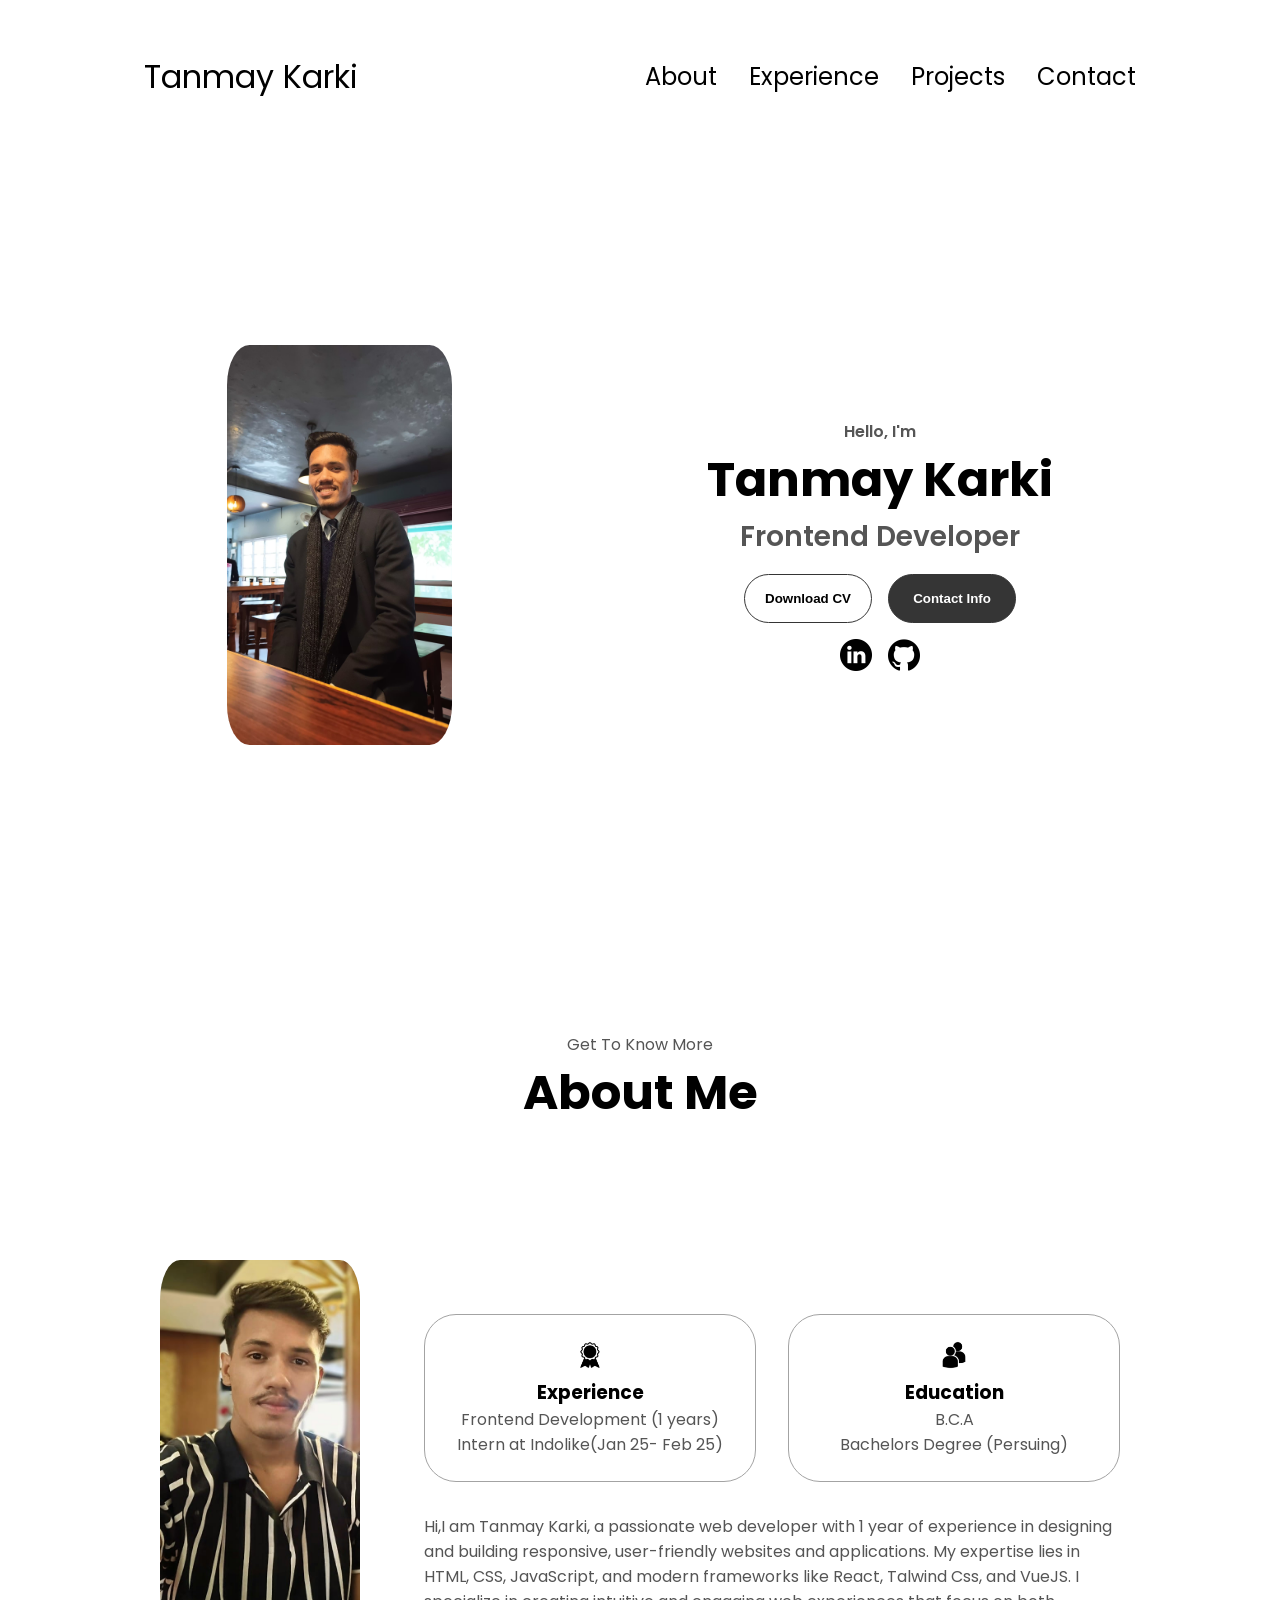
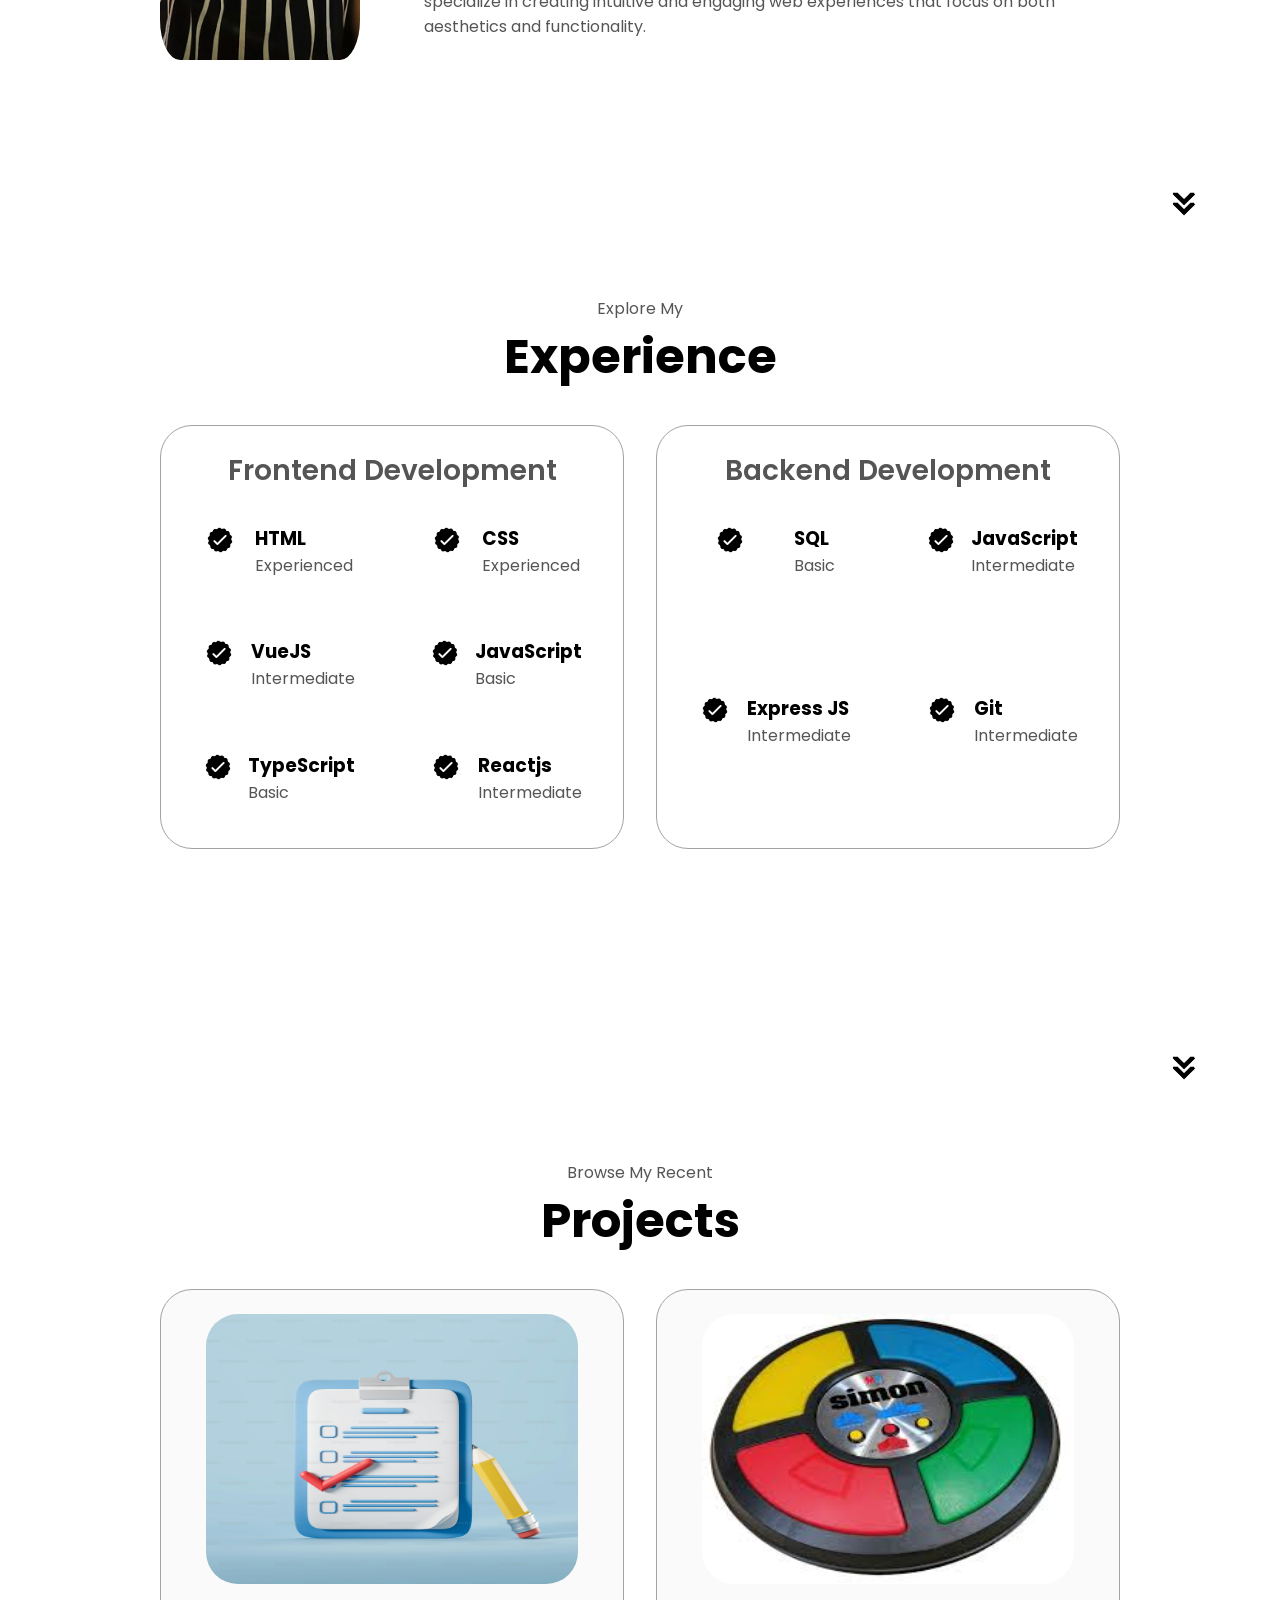
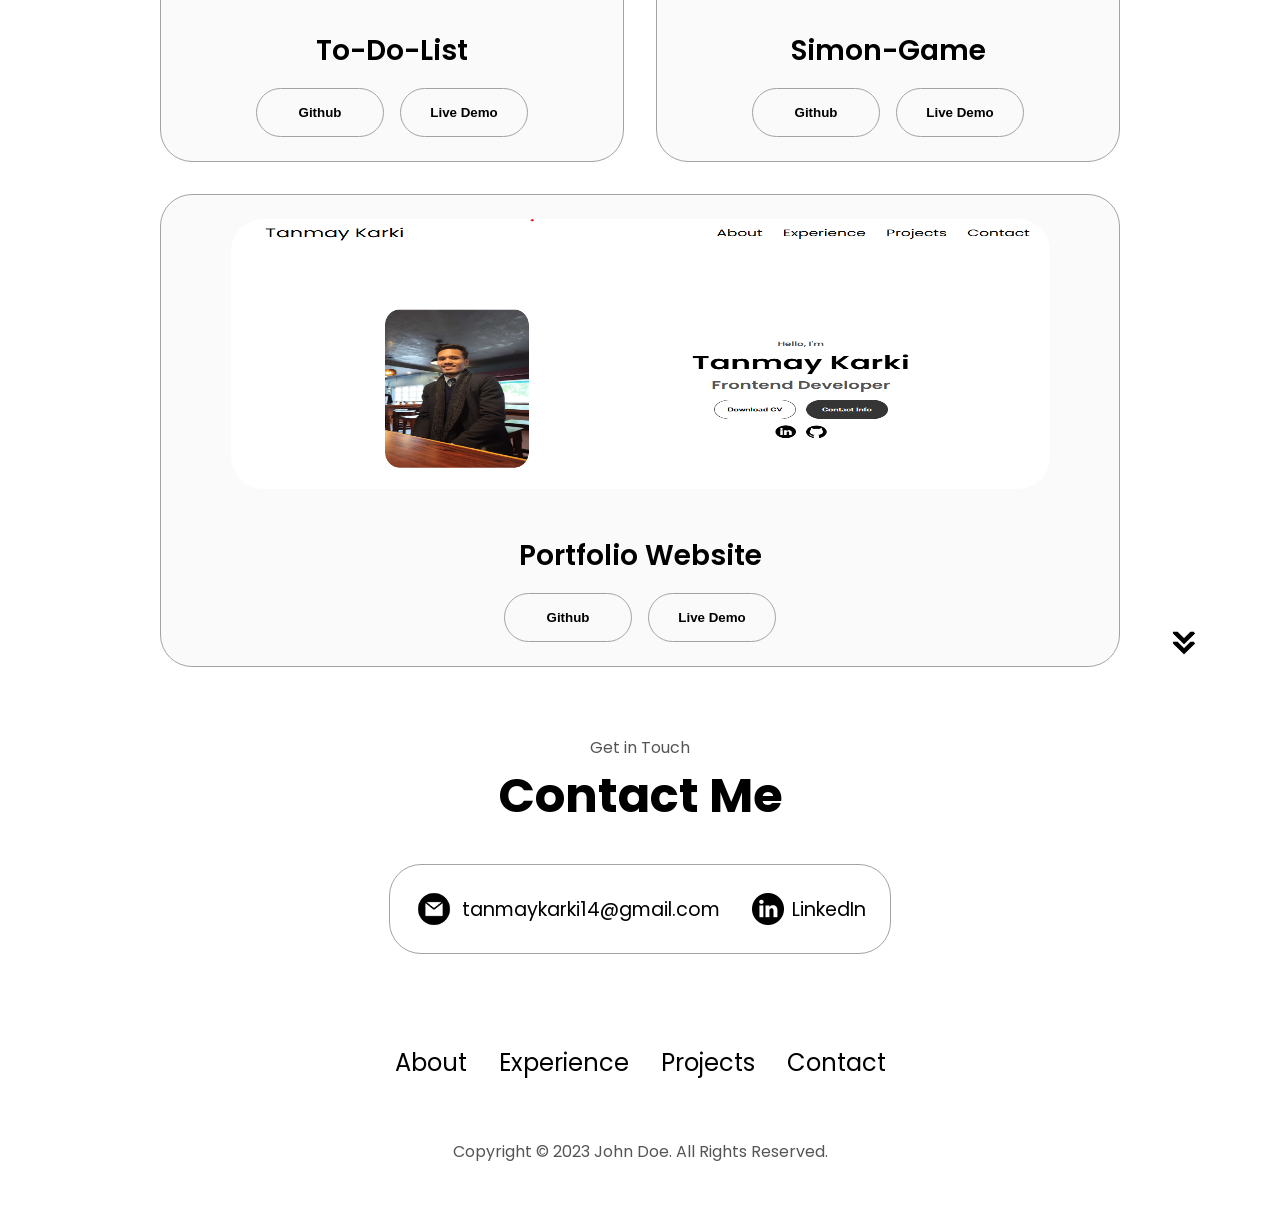
<file: index.html>
<!DOCTYPE html>
<html lang="en">
  <head>
    <meta charset="UTF-8" />
    <meta http-equiv="X-UA-Compatible" content="IE=edge" />
    <meta name="viewport" content="width=device-width, initial-scale=1.0" />
    <title>My Portfolio</title>
    <link rel="stylesheet" href="style.css" />
    <link rel="stylesheet" href="mediaqueries.css" />
  </head>
  <body>
    <nav id="desktop-nav">
      <div class="logo">Tanmay Karki</div>
      <div>
        <ul class="nav-links">
          <li><a href="#about">About</a></li>
          <li><a href="#experience">Experience</a></li>
          <li><a href="#projects">Projects</a></li>
          <li><a href="#contact">Contact</a></li>
        </ul>
      </div>
    </nav>
    <nav id="hamburger-nav">
      <div class="logo">Tanmay Karki</div>
      <div class="hamburger-menu">
        <div class="hamburger-icon" onclick="toggleMenu()">
          <span></span>
          <span></span>
          <span></span>
        </div>
        <div class="menu-links">
          <li><a href="#about" onclick="toggleMenu()">About</a></li>
          <li><a href="#experience" onclick="toggleMenu()">Experience</a></li>
          <li><a href="#projects" onclick="toggleMenu()">Projects</a></li>
          <li><a href="#contact" onclick="toggleMenu()">Contact</a></li>
        </div>
      </div>
    </nav>
    <section id="profile">
      <div class="section__pic-container">
        <img src="./assets/profile-pic.jpg" alt="John Doe profile picture" />
      </div>
      <div class="section__text">
        <p class="section__text__p1">Hello, I'm</p>
        <h1 class="title">Tanmay Karki</h1>
        <p class="section__text__p2">Frontend Developer</p>
        <div class="btn-container">
          <button
            class="btn btn-color-2"
            onclick="window.open('./assets/Resume.pdf')"
          >
            Download CV
          </button>
          <button class="btn btn-color-1" onclick="location.href='./#contact'">
            Contact Info
          </button>
        </div>
        <div id="socials-container">
          <img
            src="./assets/linkedin.png"
            alt="My LinkedIn profile"
            class="icon"
            onclick="location.href='https://linkedin.com/'"
          />
          <img
            src="./assets/github.png"
            alt="My Github profile"
            class="icon"
            onclick="location.href='https://github.com/codebusterkarki'"
          />
        </div>
      </div>
    </section>
    <section id="about">
      <p class="section__text__p1">Get To Know More</p>
      <h1 class="title">About Me</h1>
      <div class="section-container">
        <div class="section__pic-container">
          <img
            src="./assets/about-pic.jpg"
            alt="Profile picture"
            class="about-pic"
          />
        </div>
        <div class="about-details-container">
          <div class="about-containers">
            <div class="details-container">
              <img
                src="./assets/experience.png"
                alt="Experience icon"
                class="icon"
              />
              <h3>Experience</h3>
              <p>Frontend Development (1 years) <br>Intern at Indolike(Jan 25- Feb 25) </p>
            </div>
            <div class="details-container">
              <img
                src="./assets/education.png"
                alt="Education icon"
                class="icon"
              />
              <h3>Education</h3>
              <p>B.C.A <br>Bachelors Degree (Persuing)</p>
            </div>
          </div>
          <div class="text-container">
            <p>
                Hi,I am Tanmay Karki, a passionate web developer with 1 year of experience in designing and building responsive,
                 user-friendly websites and applications. My expertise lies in HTML, CSS, JavaScript, and modern frameworks like React, Talwind Css, and VueJS.
                 I specialize in creating intuitive and engaging web experiences that focus on both aesthetics and functionality.
            </p>
          </div>
        </div>
      </div>
      <img
        src="./assets/arrow.png"
        alt="Arrow icon"
        class="icon arrow"
        onclick="location.href='./#experience'"
      />
    </section>
    <section id="experience">
      <p class="section__text__p1">Explore My</p>
      <h1 class="title">Experience</h1>
      <div class="experience-details-container">
        <div class="about-containers">
          <div class="details-container">
            <h2 class="experience-sub-title">Frontend Development</h2>
            <div class="article-container">
              <article>
                <img
                  src="./assets/checkmark.png"
                  alt="Experience icon"
                  class="icon"
                />
                <div>
                  <h3>HTML</h3>
                  <p>Experienced</p>
                </div>
              </article>
              <article>
                <img
                  src="./assets/checkmark.png"
                  alt="Experience icon"
                  class="icon"
                />
                <div>
                  <h3>CSS</h3>
                  <p>Experienced</p>
                </div>
              </article>
              <article>
                <img
                  src="./assets/checkmark.png"
                  alt="Experience icon"
                  class="icon"
                />
                <div>
                  <h3> VueJS</h3>
                  <p>Intermediate</p>
                </div>
              </article>
              <article>
                <img
                  src="./assets/checkmark.png"
                  alt="Experience icon"
                  class="icon"
                />
                <div>
                  <h3>JavaScript</h3>
                  <p>Basic</p>
                </div>
              </article>
              <article>
                <img
                  src="./assets/checkmark.png"
                  alt="Experience icon"
                  class="icon"
                />
                <div>
                  <h3>TypeScript</h3>
                  <p>Basic</p>
                </div>
              </article>
              <article>
                <img
                  src="./assets/checkmark.png"
                  alt="Experience icon"
                  class="icon"
                />
                <div>
                  <h3>Reactjs</h3>
                  <p>Intermediate</p>
                </div>
              </article>
            </div>
          </div>
          <div class="details-container">
            <h2 class="experience-sub-title">Backend Development</h2>
            <div class="article-container">
              <article>
                <img
                  src="./assets/checkmark.png"
                  alt="Experience icon"
                  class="icon"
                />
                <div>
                  <h3>SQL</h3>
                  <p>Basic</p>
                </div>
              </article>
              <article>
                <img
                  src="./assets/checkmark.png"
                  alt="Experience icon"
                  class="icon"
                />
                <div>
                  <h3>JavaScript</h3>
                  <p>Intermediate</p>
                </div>
              </article>
              <article>
                <img
                  src="./assets/checkmark.png"
                  alt="Experience icon"
                  class="icon"
                />
                <div>
                  <h3>Express JS</h3>
                  <p>Intermediate</p>
                </div>
              </article>
              <article>
                <img
                  src="./assets/checkmark.png"
                  alt="Experience icon"
                  class="icon"
                />
                <div>
                  <h3>Git</h3>
                  <p>Intermediate</p>
                </div>
              </article>
            </div>
          </div>
        </div>
      </div>
      <img
        src="./assets/arrow.png"
        alt="Arrow icon"
        class="icon arrow"
        onclick="location.href='./#projects'"
      />
    </section>
    <section id="projects">
      <p class="section__text__p1">Browse My Recent</p>
      <h1 class="title">Projects</h1>
      <div class="experience-details-container">
        <div class="about-containers">
          <div class="details-container color-container">
            <div class="article-container">
              <img
                src="./assets/project1.jpg"
                alt="Project 1"
                class="project-img"
              />
            </div>
            <h2 class="experience-sub-title project-title">To-Do-List</h2>
            <div class="btn-container">
              <button
                class="btn btn-color-2 project-btn"
                onclick="location.href='https://github.com/codebusterkarki/to-do-list'"
              >
                Github
              </button>
              <button
                class="btn btn-color-2 project-btn"
                onclick="location.href='https://to-do-list-zeta-drab.vercel.app'"
              >
                Live Demo
              </button>
            </div>
          </div>
          <div class="details-container color-container">
            <div class="article-container">
              <img
                src="./assets/project2.jpg"
                alt="Project 2"
                class="project-img"
              />
            </div>
            <h2 class="experience-sub-title project-title">Simon-Game</h2>
            <div class="btn-container">
              <button
                class="btn btn-color-2 project-btn"
                onclick="location.href='https://github.com/codebusterkarki/Simon-Game'"
              >
                Github
              </button>
              <button
                class="btn btn-color-2 project-btn"
                onclick="location.href='https://simon-game-six-dun.vercel.app/'"
              >
                Live Demo
              </button>
            </div>
          </div>
          <div class="details-container color-container">
            <div class="article-container">
              <img
                src="./assets/project3.png"
                alt="Project 3"
                class="project-img"
              />
            </div>
            <h2 class="experience-sub-title project-title">Portfolio Website</h2>
            <div class="btn-container">
              <button
                class="btn btn-color-2 project-btn"
                onclick="location.href='https://github.com/'"
              >
                Github
              </button>
              <button
                class="btn btn-color-2 project-btn"
                onclick="location.href='https://github.com/'"
              >
                Live Demo
              </button>
            </div>
          </div>
        </div>
      </div>
      <img
        src="./assets/arrow.png"
        alt="Arrow icon"
        class="icon arrow"
        onclick="location.href='./#contact'"
      />
    </section>
    <section id="contact">
      <p class="section__text__p1">Get in Touch</p>
      <h1 class="title">Contact Me</h1>
      <div class="contact-info-upper-container">
        <div class="contact-info-container">
          <img
            src="./assets/email.png"
            alt="Email icon"
            class="icon contact-icon email-icon"
          />
          <p><a href="mailto:tanmaykarki14@gmail.com">tanmaykarki14@gmail.com</a></p>
        </div>
        <div class="contact-info-container">
          <img
            src="./assets/linkedin.png"
            alt="LinkedIn icon"
            class="icon contact-icon"
          />
          <p><a href="https://www.linkedin.com">LinkedIn</a></p>
        </div>
      </div>
    </section>
    <footer>
      <nav>
        <div class="nav-links-container">
          <ul class="nav-links">
            <li><a href="#about">About</a></li>
            <li><a href="#experience">Experience</a></li>
            <li><a href="#projects">Projects</a></li>
            <li><a href="#contact">Contact</a></li>
          </ul>
        </div>
      </nav>
      <p>Copyright &#169; 2023 John Doe. All Rights Reserved.</p>
    </footer>
    <script src="script.js"></script>
  </body>
</html>
</file>
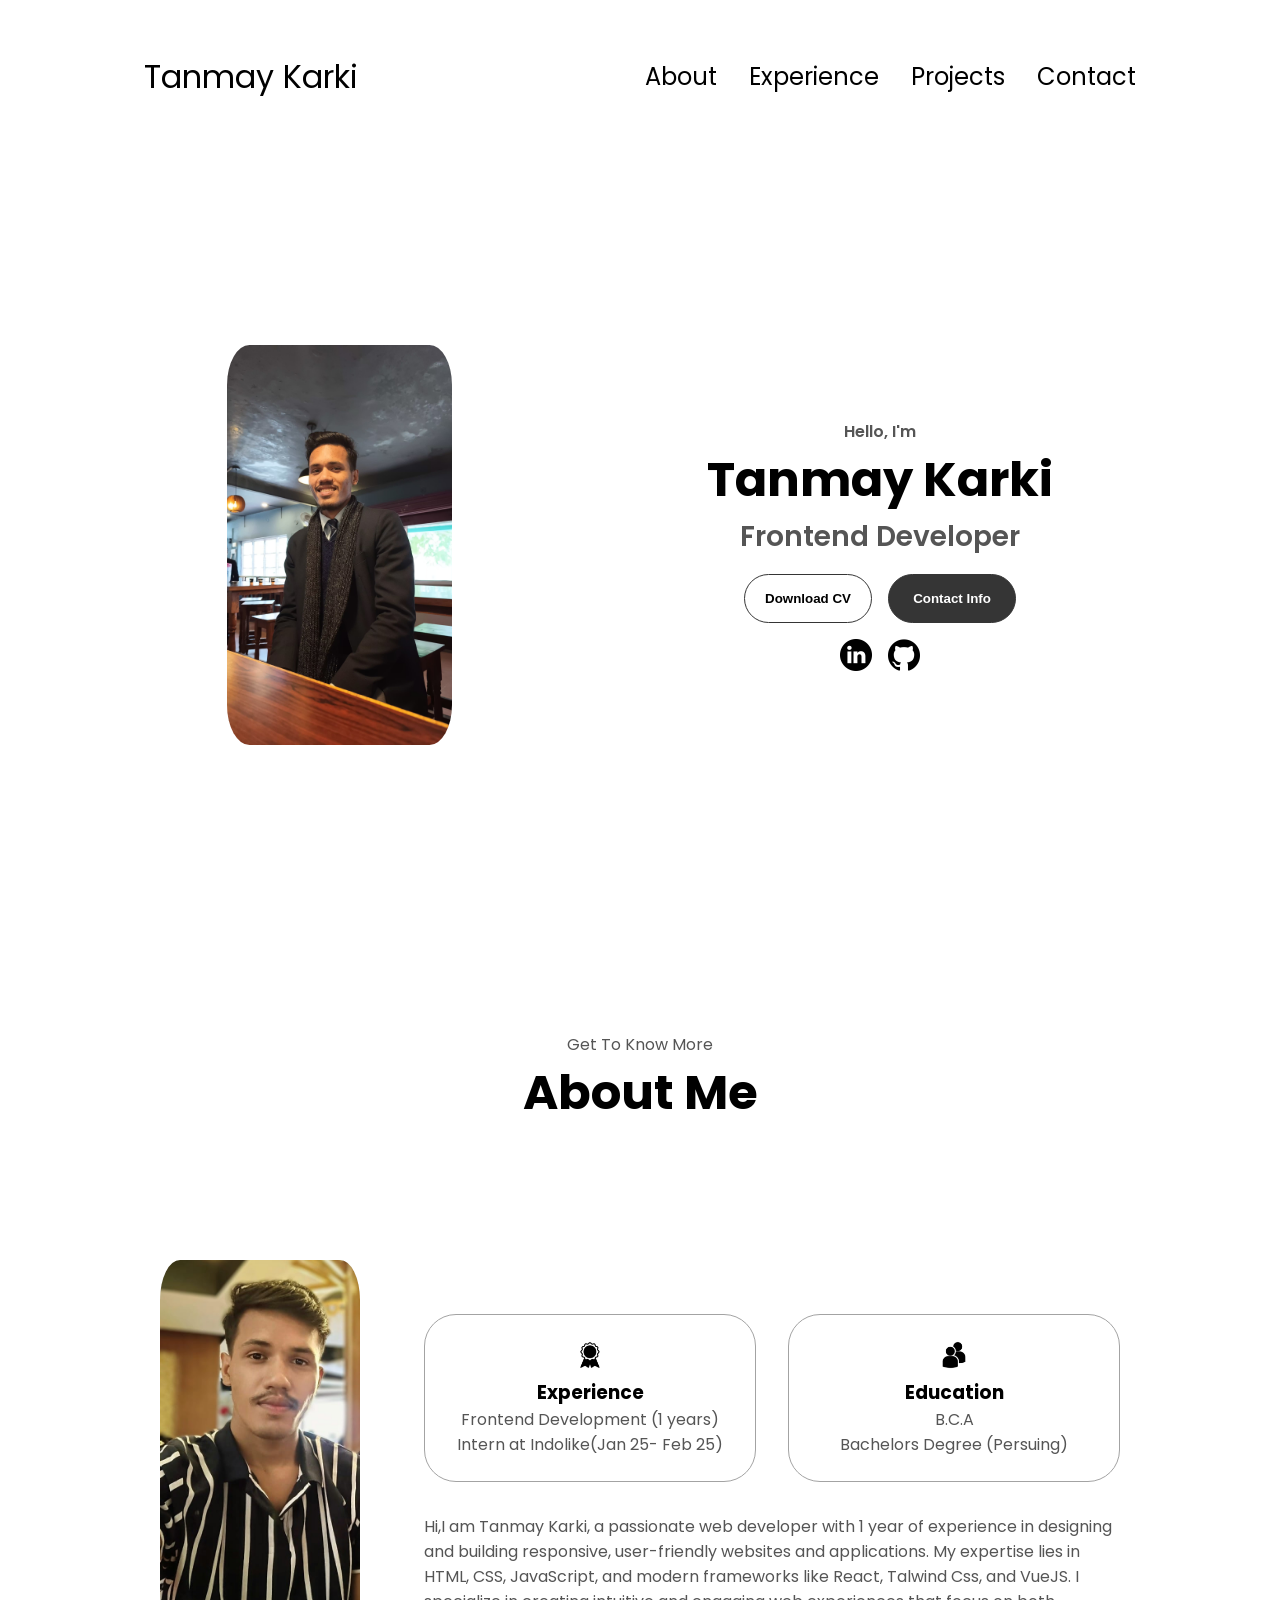
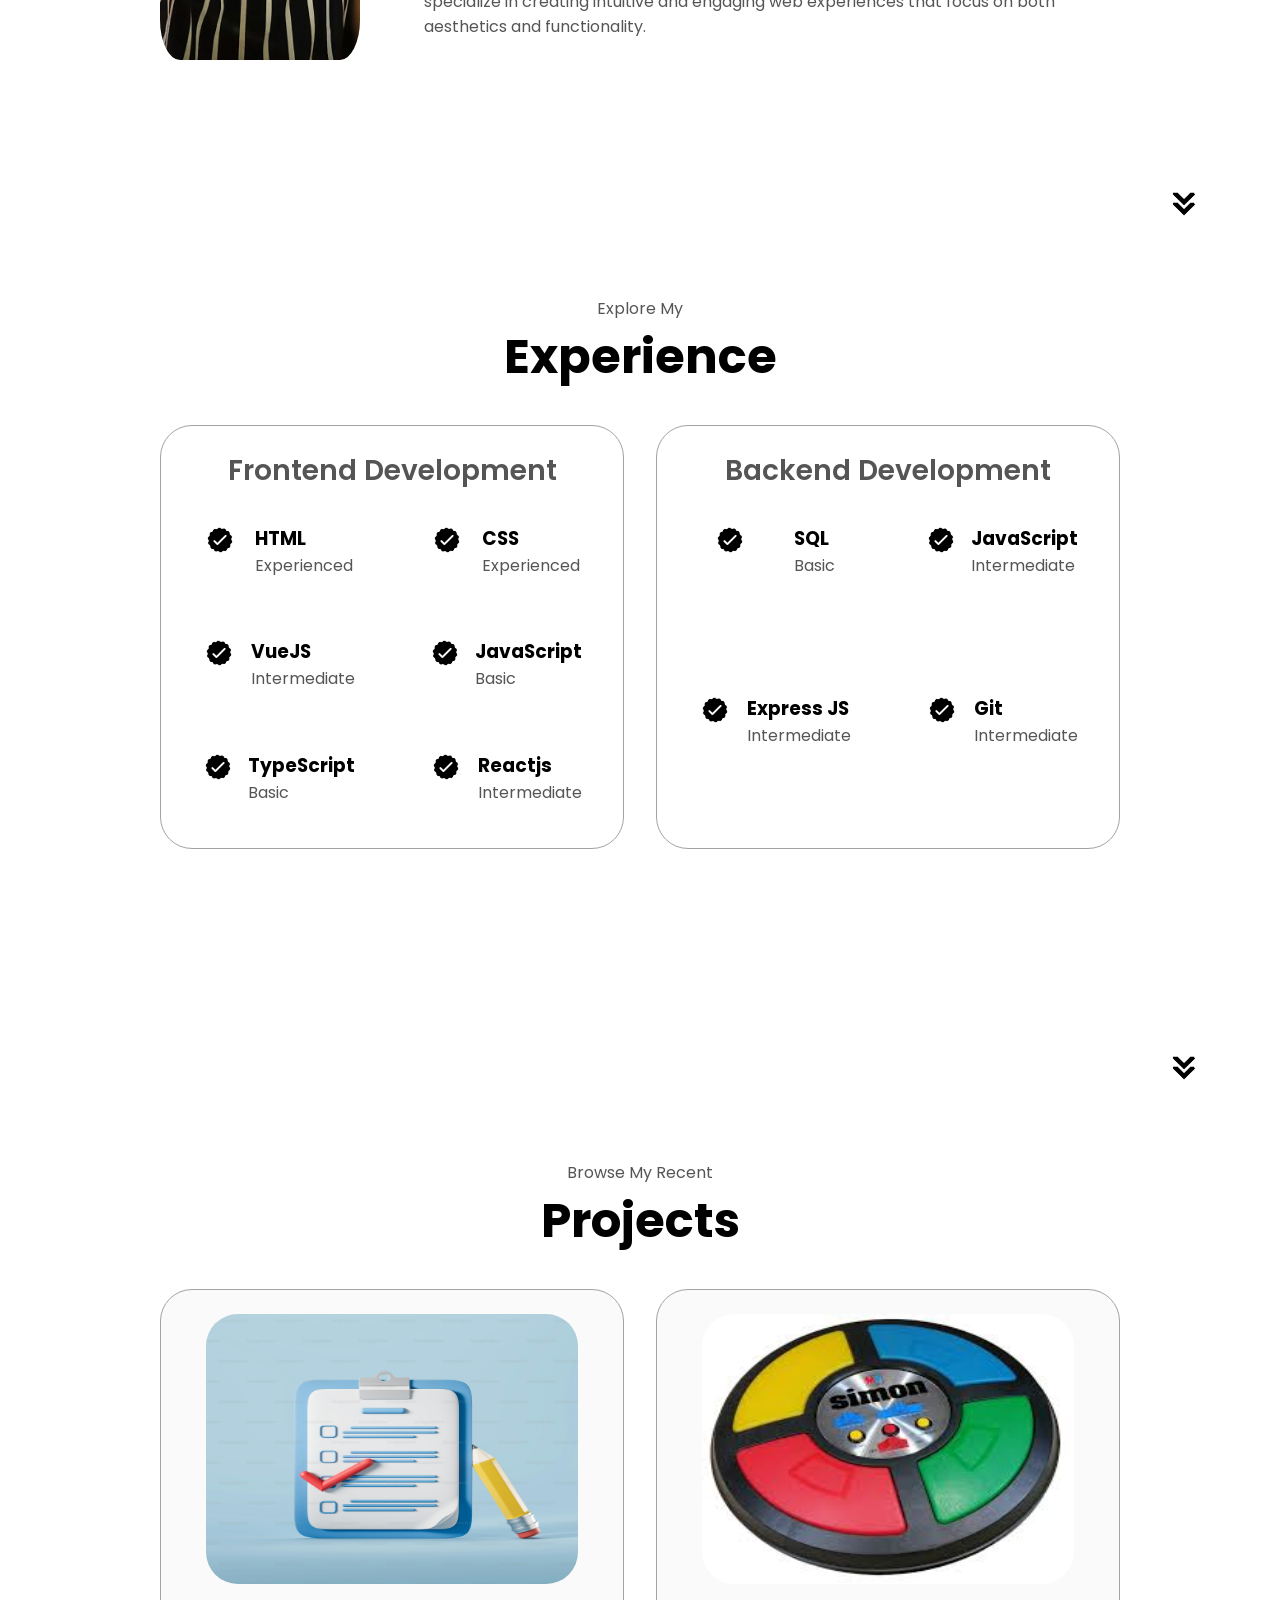
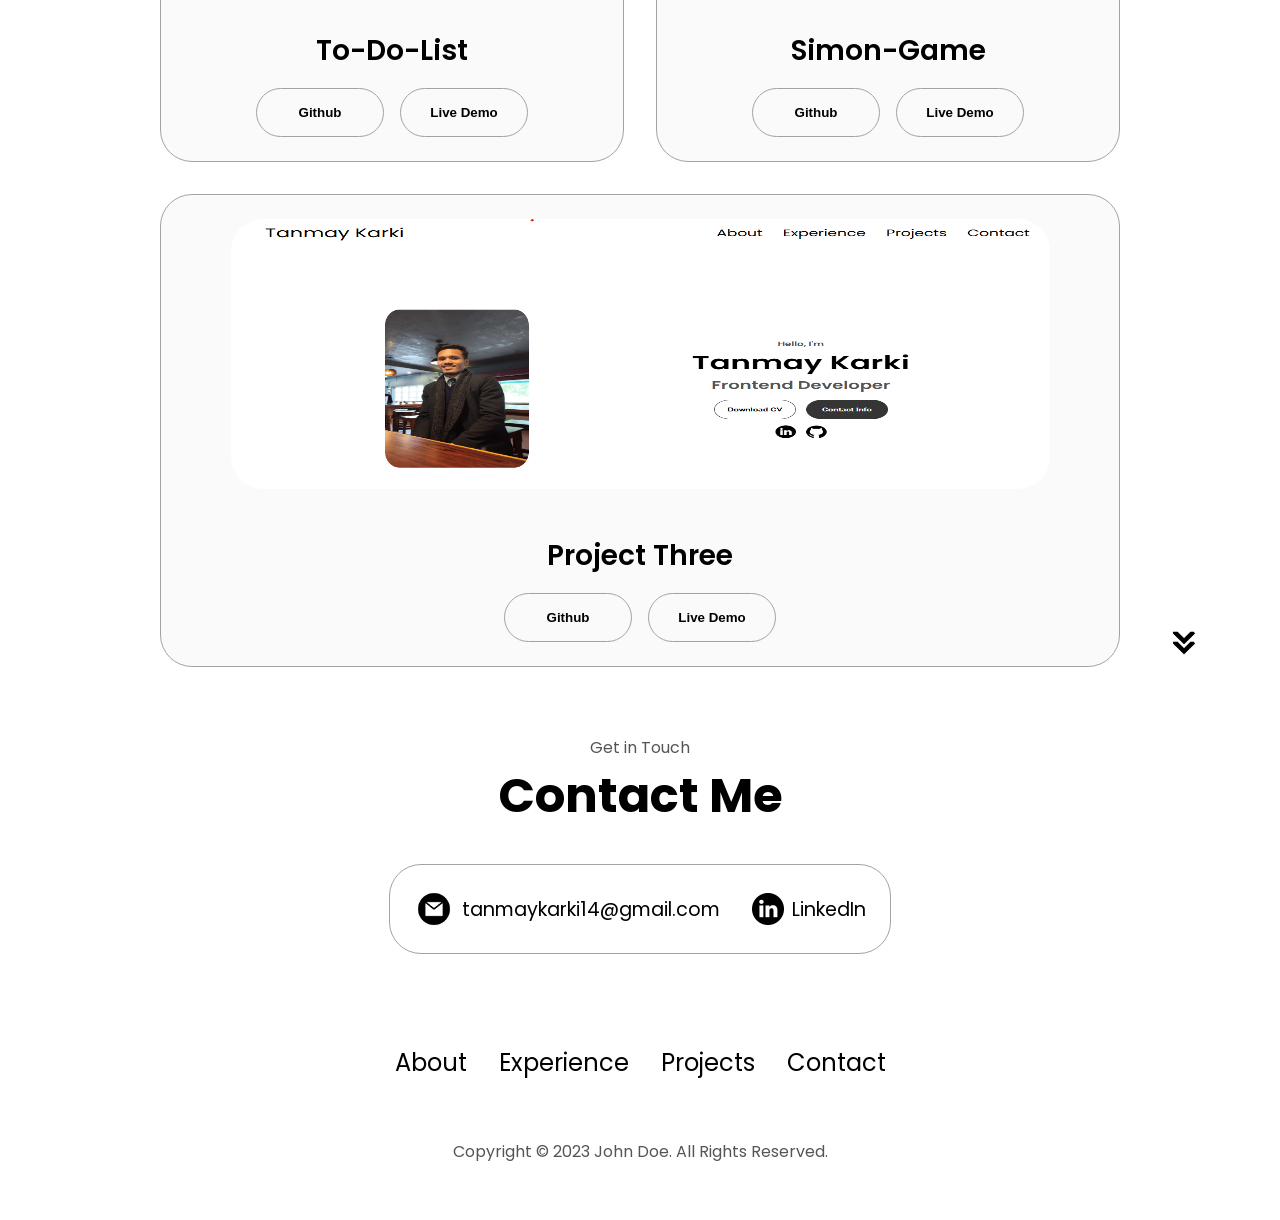
<file: portfolio-website/index.html>
<!DOCTYPE html>
<html lang="en">
  <head>
    <meta charset="UTF-8" />
    <meta http-equiv="X-UA-Compatible" content="IE=edge" />
    <meta name="viewport" content="width=device-width, initial-scale=1.0" />
    <title>My Portfolio</title>
    <link rel="stylesheet" href="style.css" />
    <link rel="stylesheet" href="mediaqueries.css" />
  </head>
  <body>
    <nav id="desktop-nav">
      <div class="logo">Tanmay Karki</div>
      <div>
        <ul class="nav-links">
          <li><a href="#about">About</a></li>
          <li><a href="#experience">Experience</a></li>
          <li><a href="#projects">Projects</a></li>
          <li><a href="#contact">Contact</a></li>
        </ul>
      </div>
    </nav>
    <nav id="hamburger-nav">
      <div class="logo">Tanmay Karki</div>
      <div class="hamburger-menu">
        <div class="hamburger-icon" onclick="toggleMenu()">
          <span></span>
          <span></span>
          <span></span>
        </div>
        <div class="menu-links">
          <li><a href="#about" onclick="toggleMenu()">About</a></li>
          <li><a href="#experience" onclick="toggleMenu()">Experience</a></li>
          <li><a href="#projects" onclick="toggleMenu()">Projects</a></li>
          <li><a href="#contact" onclick="toggleMenu()">Contact</a></li>
        </div>
      </div>
    </nav>
    <section id="profile">
      <div class="section__pic-container">
        <img src="./assets/profile-pic.jpg" alt="John Doe profile picture" />
      </div>
      <div class="section__text">
        <p class="section__text__p1">Hello, I'm</p>
        <h1 class="title">Tanmay Karki</h1>
        <p class="section__text__p2">Frontend Developer</p>
        <div class="btn-container">
          <button
            class="btn btn-color-2"
            onclick="window.open('./assets/resume-example.pdf')"
          >
            Download CV
          </button>
          <button class="btn btn-color-1" onclick="location.href='./#contact'">
            Contact Info
          </button>
        </div>
        <div id="socials-container">
          <img
            src="./assets/linkedin.png"
            alt="My LinkedIn profile"
            class="icon"
            onclick="location.href='https://linkedin.com/'"
          />
          <img
            src="./assets/github.png"
            alt="My Github profile"
            class="icon"
            onclick="location.href='https://github.com/codebusterkarki'"
          />
        </div>
      </div>
    </section>
    <section id="about">
      <p class="section__text__p1">Get To Know More</p>
      <h1 class="title">About Me</h1>
      <div class="section-container">
        <div class="section__pic-container">
          <img
            src="./assets/about-pic.jpg"
            alt="Profile picture"
            class="about-pic"
          />
        </div>
        <div class="about-details-container">
          <div class="about-containers">
            <div class="details-container">
              <img
                src="./assets/experience.png"
                alt="Experience icon"
                class="icon"
              />
              <h3>Experience</h3>
              <p>Frontend Development (1 years) <br>Intern at Indolike(Jan 25- Feb 25) </p>
            </div>
            <div class="details-container">
              <img
                src="./assets/education.png"
                alt="Education icon"
                class="icon"
              />
              <h3>Education</h3>
              <p>B.C.A <br>Bachelors Degree (Persuing)</p>
            </div>
          </div>
          <div class="text-container">
            <p>
                Hi,I am Tanmay Karki, a passionate web developer with 1 year of experience in designing and building responsive,
                 user-friendly websites and applications. My expertise lies in HTML, CSS, JavaScript, and modern frameworks like React, Talwind Css, and VueJS.
                 I specialize in creating intuitive and engaging web experiences that focus on both aesthetics and functionality.
            </p>
          </div>
        </div>
      </div>
      <img
        src="./assets/arrow.png"
        alt="Arrow icon"
        class="icon arrow"
        onclick="location.href='./#experience'"
      />
    </section>
    <section id="experience">
      <p class="section__text__p1">Explore My</p>
      <h1 class="title">Experience</h1>
      <div class="experience-details-container">
        <div class="about-containers">
          <div class="details-container">
            <h2 class="experience-sub-title">Frontend Development</h2>
            <div class="article-container">
              <article>
                <img
                  src="./assets/checkmark.png"
                  alt="Experience icon"
                  class="icon"
                />
                <div>
                  <h3>HTML</h3>
                  <p>Experienced</p>
                </div>
              </article>
              <article>
                <img
                  src="./assets/checkmark.png"
                  alt="Experience icon"
                  class="icon"
                />
                <div>
                  <h3>CSS</h3>
                  <p>Experienced</p>
                </div>
              </article>
              <article>
                <img
                  src="./assets/checkmark.png"
                  alt="Experience icon"
                  class="icon"
                />
                <div>
                  <h3> VueJS</h3>
                  <p>Intermediate</p>
                </div>
              </article>
              <article>
                <img
                  src="./assets/checkmark.png"
                  alt="Experience icon"
                  class="icon"
                />
                <div>
                  <h3>JavaScript</h3>
                  <p>Basic</p>
                </div>
              </article>
              <article>
                <img
                  src="./assets/checkmark.png"
                  alt="Experience icon"
                  class="icon"
                />
                <div>
                  <h3>TypeScript</h3>
                  <p>Basic</p>
                </div>
              </article>
              <article>
                <img
                  src="./assets/checkmark.png"
                  alt="Experience icon"
                  class="icon"
                />
                <div>
                  <h3>Reactjs</h3>
                  <p>Intermediate</p>
                </div>
              </article>
            </div>
          </div>
          <div class="details-container">
            <h2 class="experience-sub-title">Backend Development</h2>
            <div class="article-container">
              <article>
                <img
                  src="./assets/checkmark.png"
                  alt="Experience icon"
                  class="icon"
                />
                <div>
                  <h3>SQL</h3>
                  <p>Basic</p>
                </div>
              </article>
              <article>
                <img
                  src="./assets/checkmark.png"
                  alt="Experience icon"
                  class="icon"
                />
                <div>
                  <h3>JavaScript</h3>
                  <p>Intermediate</p>
                </div>
              </article>
              <article>
                <img
                  src="./assets/checkmark.png"
                  alt="Experience icon"
                  class="icon"
                />
                <div>
                  <h3>Express JS</h3>
                  <p>Intermediate</p>
                </div>
              </article>
              <article>
                <img
                  src="./assets/checkmark.png"
                  alt="Experience icon"
                  class="icon"
                />
                <div>
                  <h3>Git</h3>
                  <p>Intermediate</p>
                </div>
              </article>
            </div>
          </div>
        </div>
      </div>
      <img
        src="./assets/arrow.png"
        alt="Arrow icon"
        class="icon arrow"
        onclick="location.href='./#projects'"
      />
    </section>
    <section id="projects">
      <p class="section__text__p1">Browse My Recent</p>
      <h1 class="title">Projects</h1>
      <div class="experience-details-container">
        <div class="about-containers">
          <div class="details-container color-container">
            <div class="article-container">
              <img
                src="./assets/project1.jpg"
                alt="Project 1"
                class="project-img"
              />
            </div>
            <h2 class="experience-sub-title project-title">To-Do-List</h2>
            <div class="btn-container">
              <button
                class="btn btn-color-2 project-btn"
                onclick="location.href='https://github.com/'"
              >
                Github
              </button>
              <button
                class="btn btn-color-2 project-btn"
                onclick="location.href='https://github.com/'"
              >
                Live Demo
              </button>
            </div>
          </div>
          <div class="details-container color-container">
            <div class="article-container">
              <img
                src="./assets/project2.jpg"
                alt="Project 2"
                class="project-img"
              />
            </div>
            <h2 class="experience-sub-title project-title">Simon-Game</h2>
            <div class="btn-container">
              <button
                class="btn btn-color-2 project-btn"
                onclick="location.href='https://github.com/'"
              >
                Github
              </button>
              <button
                class="btn btn-color-2 project-btn"
                onclick="location.href='https://github.com/'"
              >
                Live Demo
              </button>
            </div>
          </div>
          <div class="details-container color-container">
            <div class="article-container">
              <img
                src="./assets/project3.png"
                alt="Project 3"
                class="project-img"
              />
            </div>
            <h2 class="experience-sub-title project-title">Project Three</h2>
            <div class="btn-container">
              <button
                class="btn btn-color-2 project-btn"
                onclick="location.href='https://github.com/'"
              >
                Github
              </button>
              <button
                class="btn btn-color-2 project-btn"
                onclick="location.href='https://github.com/'"
              >
                Live Demo
              </button>
            </div>
          </div>
        </div>
      </div>
      <img
        src="./assets/arrow.png"
        alt="Arrow icon"
        class="icon arrow"
        onclick="location.href='./#contact'"
      />
    </section>
    <section id="contact">
      <p class="section__text__p1">Get in Touch</p>
      <h1 class="title">Contact Me</h1>
      <div class="contact-info-upper-container">
        <div class="contact-info-container">
          <img
            src="./assets/email.png"
            alt="Email icon"
            class="icon contact-icon email-icon"
          />
          <p><a href="mailto:tanmaykarki14@gmail.com">tanmaykarki14@gmail.com</a></p>
        </div>
        <div class="contact-info-container">
          <img
            src="./assets/linkedin.png"
            alt="LinkedIn icon"
            class="icon contact-icon"
          />
          <p><a href="https://www.linkedin.com">LinkedIn</a></p>
        </div>
      </div>
    </section>
    <footer>
      <nav>
        <div class="nav-links-container">
          <ul class="nav-links">
            <li><a href="#about">About</a></li>
            <li><a href="#experience">Experience</a></li>
            <li><a href="#projects">Projects</a></li>
            <li><a href="#contact">Contact</a></li>
          </ul>
        </div>
      </nav>
      <p>Copyright &#169; 2023 John Doe. All Rights Reserved.</p>
    </footer>
    <script src="script.js"></script>
  </body>
</html>
</file>
<file: style.css>
/* GENERAL */

@import url("https://fonts.googleapis.com/css2?family=Poppins:wght@300;400;500;600&display=swap");

* {
  margin: 0;
  padding: 0;
}

body {
  font-family: "Poppins", sans-serif;
}

html {
  scroll-behavior: smooth;
}

p {
  color: rgb(85, 85, 85);
}

/* TRANSITION */

a,
.btn {
  transition: all 300ms ease;
}

/* DESKTOP NAV */

nav,
.nav-links {
  display: flex;
}

nav {
  justify-content: space-around;
  align-items: center;
  height: 17vh;
}

.nav-links {
  gap: 2rem;
  list-style: none;
  font-size: 1.5rem;
}

a {
  color: black;
  text-decoration: none;
  text-decoration-color: white;
}

a:hover {
  color: grey;
  text-decoration: underline;
  text-underline-offset: 1rem;
  text-decoration-color: rgb(181, 181, 181);
}

.logo {
  font-size: 2rem;
}

.logo:hover {
  cursor: default;
}

/* HAMBURGER MENU */

#hamburger-nav {
  display: none;
}

.hamburger-menu {
  position: relative;
  display: inline-block;
}

.hamburger-icon {
  display: flex;
  flex-direction: column;
  justify-content: space-between;
  height: 24px;
  width: 30px;
  cursor: pointer;
}

.hamburger-icon span {
  width: 100%;
  height: 2px;
  background-color: black;
  transition: all 0.3 ease-in-out;
}

.menu-links {
  position: absolute;
  top: 100%;
  right: 0;
  background-color: white;
  width: fit-content;
  max-height: 0;
  overflow: hidden;
  transition: all 0.3 ease-in-out;
}

.menu-links a {
  display: block;
  padding: 10px;
  text-align: center;
  font-size: 1.5rem;
  color: black;
  text-decoration: none;
  transition: all 0.3 ease-in-out;
}

.menu-links li {
  list-style: none;
}

.menu-links.open {
  max-height: 300px;
}

.hamburger-icon.open span:first-child {
  transform: rotate(45deg) translate(10px, 5px);
}

.hamburger-icon.open span:nth-child(2) {
  opacity: 0;
}

.hamburger-icon.open span:last-child {
  transform: rotate(-45deg) translate(10px, -5px);
}

.hamburger-icon span:first-child {
  transform: none;
}

.hamburger-icon span:first-child {
  opacity: 1;
}

.hamburger-icon span:first-child {
  transform: none;
}

/* SECTIONS */

section {
  padding-top: 4vh;
  height: 96vh;
  margin: 0 10rem;
  box-sizing: border-box;
  min-height: fit-content;
}

.section-container {
  display: flex;
}

/* PROFILE SECTION */

#profile {
  display: flex;
  justify-content: center;
  gap: 5rem;
  height: 80vh;
}

.section__pic-container {
  display: flex;
  height: 400px;
  width: 400px;
  margin: auto 0;
}
.section__pic-container img{
    border-radius: 10%;
}

.section__text {
  align-self: center;
  text-align: center;
}

.section__text p {
  font-weight: 600;
}

.section__text__p1 {
  text-align: center;
}

.section__text__p2 {
  font-size: 1.75rem;
  margin-bottom: 1rem;
}

.title {
  font-size: 3rem;
  text-align: center;
}

#socials-container {
  display: flex;
  justify-content: center;
  margin-top: 1rem;
  gap: 1rem;
}

/* ICONS */

.icon {
  cursor: pointer;
  height: 2rem;
}

/* BUTTONS */

.btn-container {
  display: flex;
  justify-content: center;
  gap: 1rem;
}

.btn {
  font-weight: 600;
  transition: all 300ms ease;
  padding: 1rem;
  width: 8rem;
  border-radius: 2rem;
}

.btn-color-1,
.btn-color-2 {
  border: rgb(53, 53, 53) 0.1rem solid;
}

.btn-color-1:hover,
.btn-color-2:hover {
  cursor: pointer;
}

.btn-color-1,
.btn-color-2:hover {
  background: rgb(53, 53, 53);
  color: white;
}

.btn-color-1:hover {
  background: rgb(0, 0, 0);
}

.btn-color-2 {
  background: none;
}

.btn-color-2:hover {
  border: rgb(255, 255, 255) 0.1rem solid;
}

.btn-container {
  gap: 1rem;
}

/* ABOUT SECTION */

#about {
  position: relative;
}

.about-containers {
  gap: 2rem;
  margin-bottom: 2rem;
  margin-top: 2rem;
}

.about-details-container {
  justify-content: center;
  flex-direction: column;
}

.about-containers,
.about-details-container {
  display: flex;
}

.about-pic {
  border-radius: 2rem;
}

.arrow {
  position: absolute;
  right: -5rem;
  bottom: 2.5rem;
}

.details-container {
  padding: 1.5rem;
  flex: 1;
  background: white;
  border-radius: 2rem;
  border: rgb(53, 53, 53) 0.1rem solid;
  border-color: rgb(163, 163, 163);
  text-align: center;
  
  
}

.section-container {
  gap: 4rem;
  height: 80%;
}

.section__pic-container {
  height: 400px;
  width: 400px;
  margin: auto 0;
}

/* EXPERIENCE SECTION */

#experience {
  position: relative;
}

.experience-sub-title {
  color: rgb(85, 85, 85);
  font-weight: 600;
  font-size: 1.75rem;
  margin-bottom: 2rem;
}

.experience-details-container {
  display: flex;
  justify-content: center;
  flex-direction: column;
}

.article-container {
  display: flex;
  text-align: initial;
  flex-wrap: wrap;
  flex-direction: row;
  gap: 2.5rem;
  justify-content: space-around;
  height: 300px;
}

article {
  display: flex;
  width: 10rem;
  justify-content: space-around;
  gap: 0.5rem;
}

article .icon {
  cursor: default;
}

/* PROJECTS SECTION */

#projects {
  position: relative;
}

.color-container {
  border-color: rgb(163, 163, 163);
  background: rgb(250, 250, 250);
}

.project-img {
  border-radius: 2rem;
  width: 90%;
  height: 90%;
}

.project-title {
  margin: 1rem;
  color: black;
}

.project-btn {
  color: black;
  border-color: rgb(163, 163, 163);
}

/* CONTACT */

#contact {
  display: flex;
  justify-content: center;
  flex-direction: column;
  height: 70vh;
}

.contact-info-upper-container {
  display: flex;
  justify-content: center;
  border-radius: 2rem;
  border: rgb(53, 53, 53) 0.1rem solid;
  border-color: rgb(163, 163, 163);
  background: (250, 250, 250);
  margin: 2rem auto;
  padding: 0.5rem;
}

.contact-info-container {
  display: flex;
  align-items: center;
  justify-content: center;
  gap: 0.5rem;
  margin: 1rem;
}

.contact-info-container p {
  font-size: larger;
}

.contact-icon {
  cursor: default;
}

.email-icon {
  height: 2.5rem;
}

/* FOOTER SECTION */

footer {
  height: 26vh;
  margin: 0 1rem;
}

footer p {
  text-align: center;
}
</file>
<file: mediaqueries.css>
@media screen and (max-width: 1400px) {
    #profile {
      height: 83vh;
      margin-bottom: 6rem;
    }
    .about-containers {
      flex-wrap: wrap;
    }
    #contact,
    #projects {
      height: fit-content;
    }
  }
  
  @media screen and (max-width: 1200px) {
    #desktop-nav {
      display: none;
    }
    #hamburger-nav {
      display: flex;
    }
    #experience,
    .experience-details-container {
      margin-top: 2rem;
      

    }
    #profile,
    .section-container {
      display: block;
    }
    .arrow {
      display: none;
    }
    section,
    .section-container {
      height: fit-content;
    }
    section {
      margin: 0 5%;
    }
    .section__pic-container {
      width: 275px;
      height: 275px;
      margin: 0 auto 2rem;
    }
    .about-containers {
      margin-top: 0;
    }
  }
  
  @media screen and (max-width: 600px) {
    #contact,
    footer {
      height: 40vh;
    }
    #profile {
      height: 83vh;
      margin-bottom: 0;
    }
    article {
      font-size: 1rem;
    }
    footer nav {
      height: fit-content;
      margin-bottom: 2rem;
    }
    .about-containers,
    .contact-info-upper-container,
    .btn-container {
      flex-wrap: wrap;
    }
    .contact-info-container {
      margin: 0;
    }
    .contact-info-container p,
    .nav-links li a {
      font-size: 1rem;
    }
    .experience-sub-title {
      font-size: 1.25rem;
    }
    .logo {
      font-size: 1.5rem;
    }
    .nav-links {
      flex-direction: column;
      gap: 0.5rem;
      text-align: center;
    }
    .section__pic-container {
      width: auto;
      height: 46vw;
      justify-content: center;
    }
    .section__text__p2 {
      font-size: 1.25rem;
    }
    .title {
      font-size: 2rem;
    }
    .text-container {
      text-align: justify;
    }
  }
</file>
<file: portfolio-website/style.css>
/* GENERAL */

@import url("https://fonts.googleapis.com/css2?family=Poppins:wght@300;400;500;600&display=swap");

* {
  margin: 0;
  padding: 0;
}

body {
  font-family: "Poppins", sans-serif;
}

html {
  scroll-behavior: smooth;
}

p {
  color: rgb(85, 85, 85);
}

/* TRANSITION */

a,
.btn {
  transition: all 300ms ease;
}

/* DESKTOP NAV */

nav,
.nav-links {
  display: flex;
}

nav {
  justify-content: space-around;
  align-items: center;
  height: 17vh;
}

.nav-links {
  gap: 2rem;
  list-style: none;
  font-size: 1.5rem;
}

a {
  color: black;
  text-decoration: none;
  text-decoration-color: white;
}

a:hover {
  color: grey;
  text-decoration: underline;
  text-underline-offset: 1rem;
  text-decoration-color: rgb(181, 181, 181);
}

.logo {
  font-size: 2rem;
}

.logo:hover {
  cursor: default;
}

/* HAMBURGER MENU */

#hamburger-nav {
  display: none;
}

.hamburger-menu {
  position: relative;
  display: inline-block;
}

.hamburger-icon {
  display: flex;
  flex-direction: column;
  justify-content: space-between;
  height: 24px;
  width: 30px;
  cursor: pointer;
}

.hamburger-icon span {
  width: 100%;
  height: 2px;
  background-color: black;
  transition: all 0.3 ease-in-out;
}

.menu-links {
  position: absolute;
  top: 100%;
  right: 0;
  background-color: white;
  width: fit-content;
  max-height: 0;
  overflow: hidden;
  transition: all 0.3 ease-in-out;
}

.menu-links a {
  display: block;
  padding: 10px;
  text-align: center;
  font-size: 1.5rem;
  color: black;
  text-decoration: none;
  transition: all 0.3 ease-in-out;
}

.menu-links li {
  list-style: none;
}

.menu-links.open {
  max-height: 300px;
}

.hamburger-icon.open span:first-child {
  transform: rotate(45deg) translate(10px, 5px);
}

.hamburger-icon.open span:nth-child(2) {
  opacity: 0;
}

.hamburger-icon.open span:last-child {
  transform: rotate(-45deg) translate(10px, -5px);
}

.hamburger-icon span:first-child {
  transform: none;
}

.hamburger-icon span:first-child {
  opacity: 1;
}

.hamburger-icon span:first-child {
  transform: none;
}

/* SECTIONS */

section {
  padding-top: 4vh;
  height: 96vh;
  margin: 0 10rem;
  box-sizing: border-box;
  min-height: fit-content;
}

.section-container {
  display: flex;
}

/* PROFILE SECTION */

#profile {
  display: flex;
  justify-content: center;
  gap: 5rem;
  height: 80vh;
}

.section__pic-container {
  display: flex;
  height: 400px;
  width: 400px;
  margin: auto 0;
}
.section__pic-container img{
    border-radius: 10%;
}

.section__text {
  align-self: center;
  text-align: center;
}

.section__text p {
  font-weight: 600;
}

.section__text__p1 {
  text-align: center;
}

.section__text__p2 {
  font-size: 1.75rem;
  margin-bottom: 1rem;
}

.title {
  font-size: 3rem;
  text-align: center;
}

#socials-container {
  display: flex;
  justify-content: center;
  margin-top: 1rem;
  gap: 1rem;
}

/* ICONS */

.icon {
  cursor: pointer;
  height: 2rem;
}

/* BUTTONS */

.btn-container {
  display: flex;
  justify-content: center;
  gap: 1rem;
}

.btn {
  font-weight: 600;
  transition: all 300ms ease;
  padding: 1rem;
  width: 8rem;
  border-radius: 2rem;
}

.btn-color-1,
.btn-color-2 {
  border: rgb(53, 53, 53) 0.1rem solid;
}

.btn-color-1:hover,
.btn-color-2:hover {
  cursor: pointer;
}

.btn-color-1,
.btn-color-2:hover {
  background: rgb(53, 53, 53);
  color: white;
}

.btn-color-1:hover {
  background: rgb(0, 0, 0);
}

.btn-color-2 {
  background: none;
}

.btn-color-2:hover {
  border: rgb(255, 255, 255) 0.1rem solid;
}

.btn-container {
  gap: 1rem;
}

/* ABOUT SECTION */

#about {
  position: relative;
}

.about-containers {
  gap: 2rem;
  margin-bottom: 2rem;
  margin-top: 2rem;
}

.about-details-container {
  justify-content: center;
  flex-direction: column;
}

.about-containers,
.about-details-container {
  display: flex;
}

.about-pic {
  border-radius: 2rem;
}

.arrow {
  position: absolute;
  right: -5rem;
  bottom: 2.5rem;
}

.details-container {
  padding: 1.5rem;
  flex: 1;
  background: white;
  border-radius: 2rem;
  border: rgb(53, 53, 53) 0.1rem solid;
  border-color: rgb(163, 163, 163);
  text-align: center;
}

.section-container {
  gap: 4rem;
  height: 80%;
}

.section__pic-container {
  height: 400px;
  width: 400px;
  margin: auto 0;
}

/* EXPERIENCE SECTION */

#experience {
  position: relative;
}

.experience-sub-title {
  color: rgb(85, 85, 85);
  font-weight: 600;
  font-size: 1.75rem;
  margin-bottom: 2rem;
}

.experience-details-container {
  display: flex;
  justify-content: center;
  flex-direction: column;
}

.article-container {
  display: flex;
  text-align: initial;
  flex-wrap: wrap;
  flex-direction: row;
  gap: 2.5rem;
  justify-content: space-around;
  height: 300px;
}

article {
  display: flex;
  width: 10rem;
  justify-content: space-around;
  gap: 0.5rem;
}

article .icon {
  cursor: default;
}

/* PROJECTS SECTION */

#projects {
  position: relative;
}

.color-container {
  border-color: rgb(163, 163, 163);
  background: rgb(250, 250, 250);
}

.project-img {
  border-radius: 2rem;
  width: 90%;
  height: 90%;
}

.project-title {
  margin: 1rem;
  color: black;
}

.project-btn {
  color: black;
  border-color: rgb(163, 163, 163);
}

/* CONTACT */

#contact {
  display: flex;
  justify-content: center;
  flex-direction: column;
  height: 70vh;
}

.contact-info-upper-container {
  display: flex;
  justify-content: center;
  border-radius: 2rem;
  border: rgb(53, 53, 53) 0.1rem solid;
  border-color: rgb(163, 163, 163);
  background: (250, 250, 250);
  margin: 2rem auto;
  padding: 0.5rem;
}

.contact-info-container {
  display: flex;
  align-items: center;
  justify-content: center;
  gap: 0.5rem;
  margin: 1rem;
}

.contact-info-container p {
  font-size: larger;
}

.contact-icon {
  cursor: default;
}

.email-icon {
  height: 2.5rem;
}

/* FOOTER SECTION */

footer {
  height: 26vh;
  margin: 0 1rem;
}

footer p {
  text-align: center;
}
</file>
<file: portfolio-website/mediaqueries.css>
@media screen and (max-width: 1400px) {
    #profile {
      height: 83vh;
      margin-bottom: 6rem;
    }
    .about-containers {
      flex-wrap: wrap;
    }
    #contact,
    #projects {
      height: fit-content;
    }
  }
  
  @media screen and (max-width: 1200px) {
    #desktop-nav {
      display: none;
    }
    #hamburger-nav {
      display: flex;
    }
    #experience,
    .experience-details-container {
      margin-top: 2rem;
    }
    #profile,
    .section-container {
      display: block;
    }
    .arrow {
      display: none;
    }
    section,
    .section-container {
      height: fit-content;
    }
    section {
      margin: 0 5%;
    }
    .section__pic-container {
      width: 275px;
      height: 275px;
      margin: 0 auto 2rem;
    }
    .about-containers {
      margin-top: 0;
    }
  }
  
  @media screen and (max-width: 600px) {
    #contact,
    footer {
      height: 40vh;
    }
    #profile {
      height: 83vh;
      margin-bottom: 0;
    }
    article {
      font-size: 1rem;
    }
    footer nav {
      height: fit-content;
      margin-bottom: 2rem;
    }
    .about-containers,
    .contact-info-upper-container,
    .btn-container {
      flex-wrap: wrap;
    }
    .contact-info-container {
      margin: 0;
    }
    .contact-info-container p,
    .nav-links li a {
      font-size: 1rem;
    }
    .experience-sub-title {
      font-size: 1.25rem;
    }
    .logo {
      font-size: 1.5rem;
    }
    .nav-links {
      flex-direction: column;
      gap: 0.5rem;
      text-align: center;
    }
    .section__pic-container {
      width: auto;
      height: 46vw;
      justify-content: center;
    }
    .section__text__p2 {
      font-size: 1.25rem;
    }
    .title {
      font-size: 2rem;
    }
    .text-container {
      text-align: justify;
    }
  }
</file>
